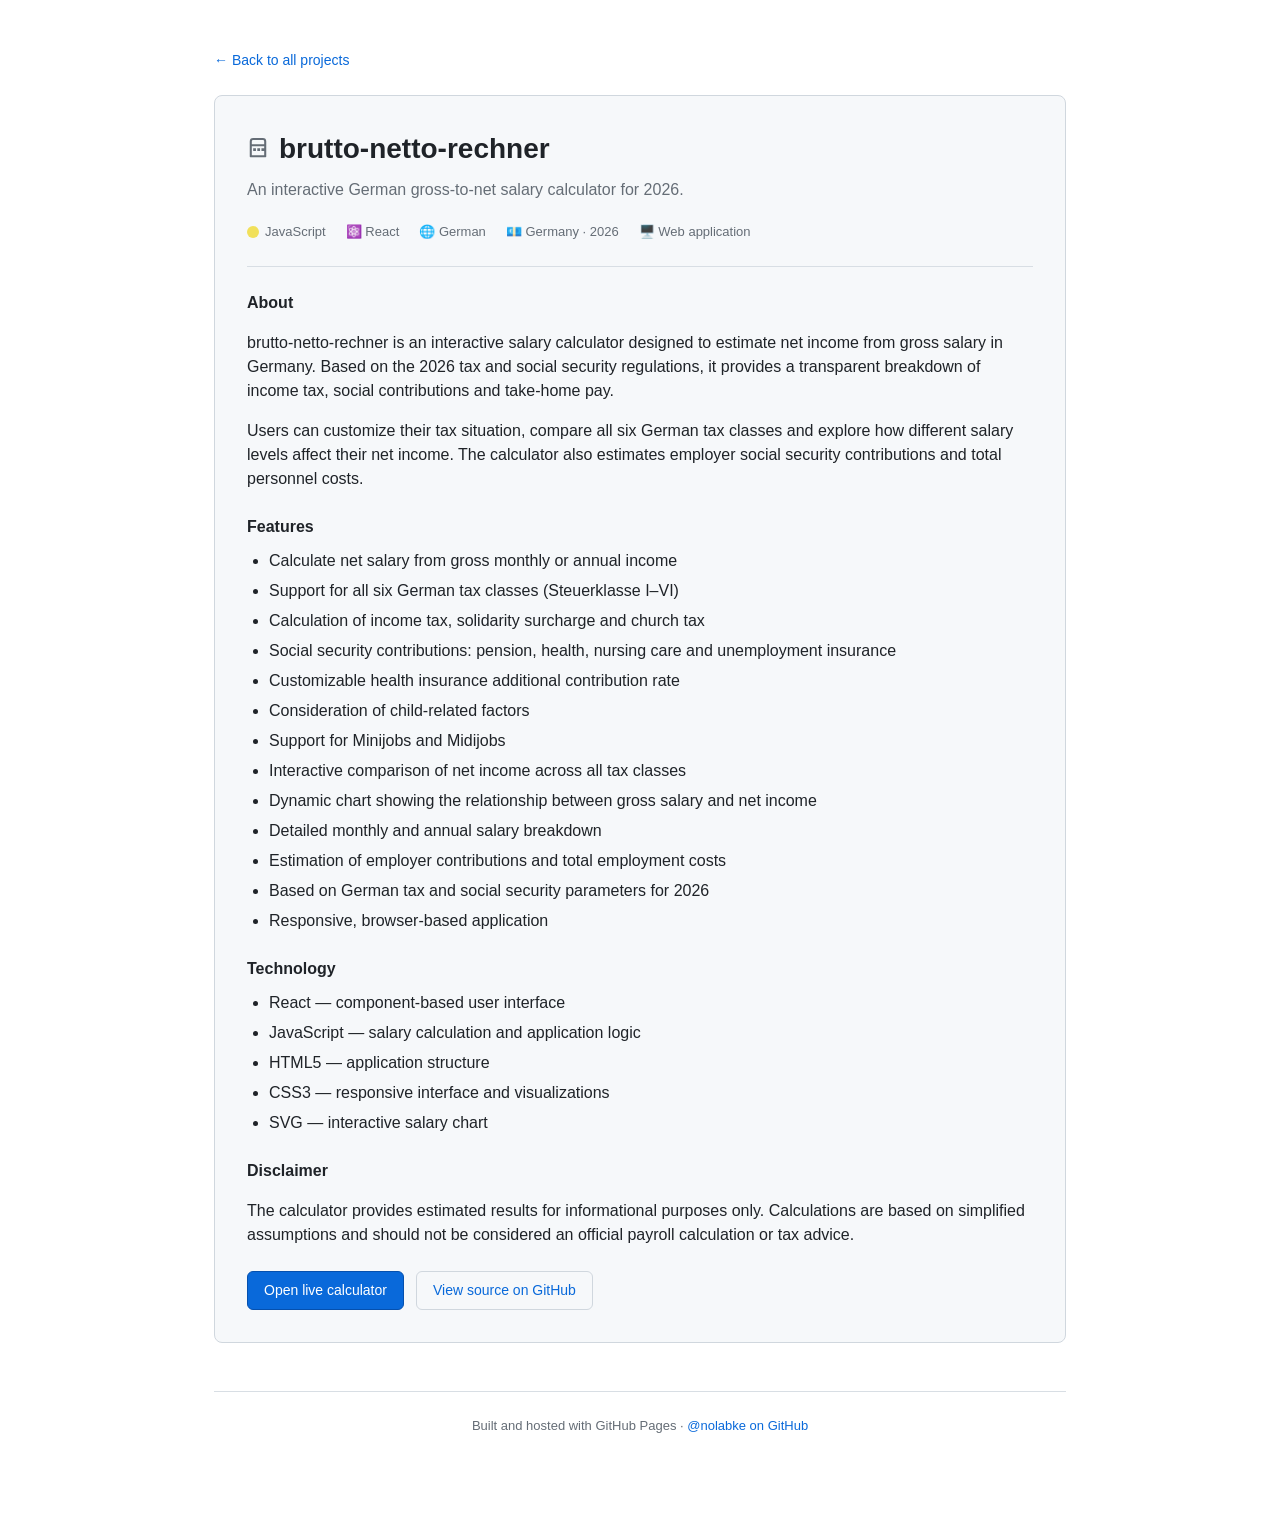
<file: projects/brutto-netto-rechner.html>
<!DOCTYPE html>
<html lang="en">
<head>
<meta charset="UTF-8">
<meta name="viewport" content="width=device-width, initial-scale=1.0">
<title>brutto-netto-rechner · nolabke</title>
<meta name="description" content="Brutto-Netto-Rechner — an interactive German gross-to-net salary calculator for 2026 by nolabke.">
<link rel="stylesheet" href="../styles.css">
</head>
<body>
  <div class="wrap">

    <a class="back-link" href="../index.html">← Back to all projects</a>

    <article class="project">
      <h1>
        <svg height="22" viewBox="0 0 16 16" width="22" aria-hidden="true">
          <path d="M2 2.5A2.5 2.5 0 0 1 4.5 0h7A2.5 2.5 0 0 1 14 2.5v11a.5.5 0 0 1-.5.5h-11a.5.5 0 0 1-.5-.5Zm2.5-1A1 1 0 0 0 3.5 2.5v10h9v-10a1 1 0 0 0-1-1Zm-1 3h9v1.5h-9Zm1 3h2v2h-2Zm3 0h2v2h-2Zm3 0h2v2h-2Z"/>
        </svg>
        brutto-netto-rechner
      </h1>

      <p class="tagline">An interactive German gross-to-net salary calculator for 2026.</p>

      <div class="facts">
        <span><span class="lang-dot" style="background:#f1e05a;"></span>JavaScript</span>
        <span>⚛️ React</span>
        <span>🌐 German</span>
        <span>💶 Germany · 2026</span>
        <span>🖥️ Web application</span>
      </div>

      <h2>About</h2>
      <p>
        brutto-netto-rechner is an interactive salary calculator designed
        to estimate net income from gross salary in Germany.
        Based on the 2026 tax and social security regulations,
        it provides a transparent breakdown of income tax,
        social contributions and take-home pay.
      </p>

      <p>
        Users can customize their tax situation, compare all six
        German tax classes and explore how different salary levels
        affect their net income. The calculator also estimates
        employer social security contributions and total personnel costs.
      </p>

      <h2>Features</h2>
      <ul>
        <li>Calculate net salary from gross monthly or annual income</li>
        <li>Support for all six German tax classes (Steuerklasse I–VI)</li>
        <li>Calculation of income tax, solidarity surcharge and church tax</li>
        <li>Social security contributions: pension, health, nursing care and unemployment insurance</li>
        <li>Customizable health insurance additional contribution rate</li>
        <li>Consideration of child-related factors</li>
        <li>Support for Minijobs and Midijobs</li>
        <li>Interactive comparison of net income across all tax classes</li>
        <li>Dynamic chart showing the relationship between gross salary and net income</li>
        <li>Detailed monthly and annual salary breakdown</li>
        <li>Estimation of employer contributions and total employment costs</li>
        <li>Based on German tax and social security parameters for 2026</li>
        <li>Responsive, browser-based application</li>
      </ul>

      <h2>Technology</h2>
      <ul>
        <li>React — component-based user interface</li>
        <li>JavaScript — salary calculation and application logic</li>
        <li>HTML5 — application structure</li>
        <li>CSS3 — responsive interface and visualizations</li>
        <li>SVG — interactive salary chart</li>
      </ul>

      <h2>Disclaimer</h2>
      <p>
        The calculator provides estimated results for informational
        purposes only. Calculations are based on simplified assumptions
        and should not be considered an official payroll calculation
        or tax advice.
      </p>

      <div class="cta">
        <a class="btn primary"
           href="https://nolabke.github.io/brutto-netto-rechner/"
           target="_blank"
           rel="noopener">Open live calculator</a>

        <a class="btn"
           href="https://github.com/nolabke/brutto-netto-rechner"
           target="_blank"
           rel="noopener">View source on GitHub</a>
      </div>
    </article>

    <footer>
      Built and hosted with GitHub Pages ·
      <a href="https://github.com/nolabke" target="_blank" rel="noopener">@nolabke on GitHub</a>
    </footer>

  </div>
</body>
</html>
</file>
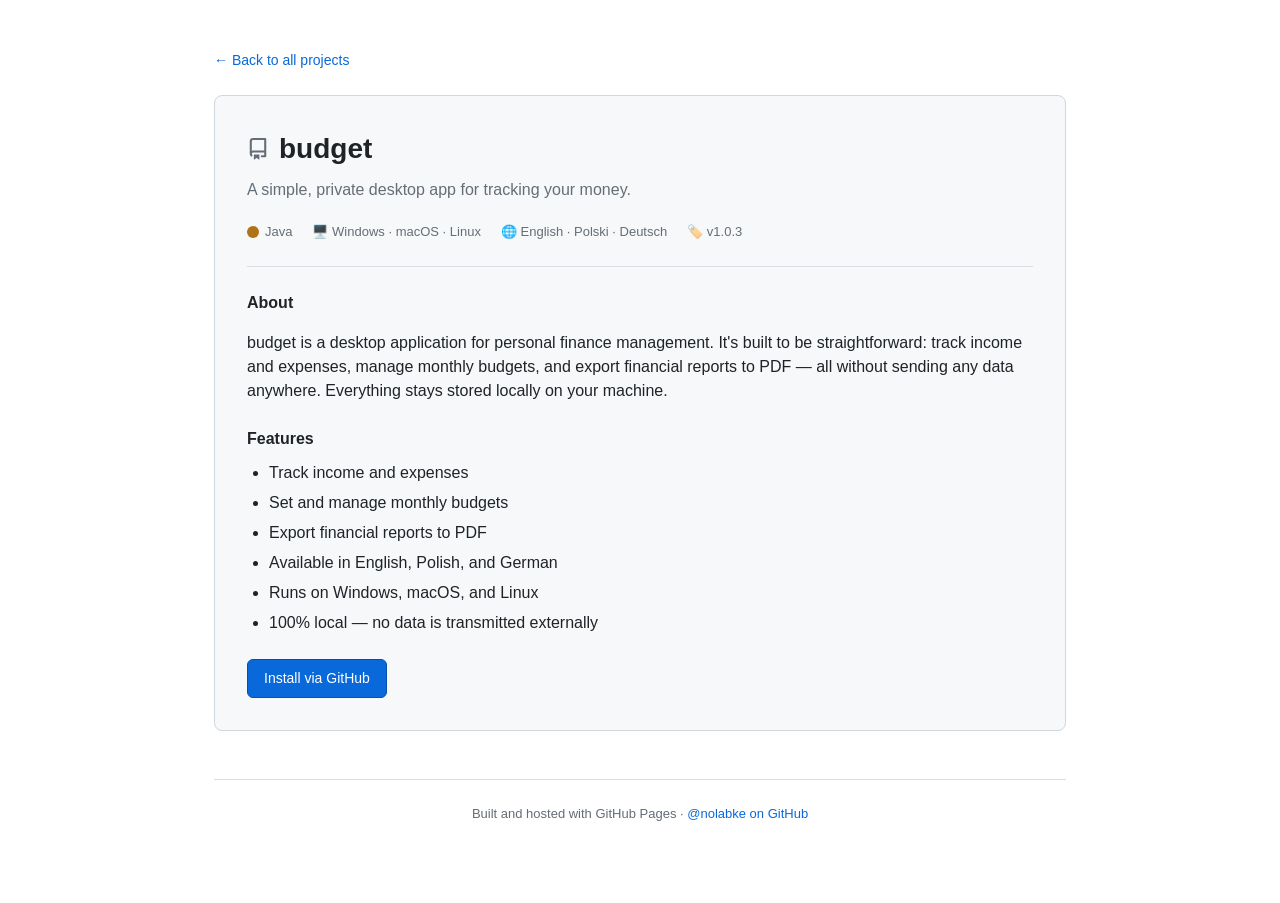
<file: projects/budget.html>
<!DOCTYPE html>
<html lang="en">
<head>
<meta charset="UTF-8">
<meta name="viewport" content="width=device-width, initial-scale=1.0">
<title>budget · nolabke</title>
<meta name="description" content="budget — a desktop personal finance manager by nolabke">
<link rel="stylesheet" href="../styles.css">
</head>
<body>
  <div class="wrap">

    <a class="back-link" href="../index.html">← Back to all projects</a>

    <article class="project">
      <h1>
        <svg height="22" viewBox="0 0 16 16" width="22" aria-hidden="true"><path d="M2 2.5A2.5 2.5 0 0 1 4.5 0h8.75a.75.75 0 0 1 .75.75v12.5a.75.75 0 0 1-.75.75h-2.5a.75.75 0 0 1 0-1.5h1.75v-2h-8a1 1 0 0 0-.714 1.7.75.75 0 1 1-1.072 1.05A2.495 2.495 0 0 1 2 11.5Zm10.5-1h-8a1 1 0 0 0-1 1v6.708A2.486 2.486 0 0 1 4.5 9h8ZM5 12.25a.25.25 0 0 1 .25-.25h3.5a.25.25 0 0 1 .25.25v3.25a.25.25 0 0 1-.4.2l-1.45-1.087a.249.249 0 0 0-.3 0L5.4 15.7a.25.25 0 0 1-.4-.2Z"></path></svg>
        budget
      </h1>
      <p class="tagline">A simple, private desktop app for tracking your money.</p>

      <div class="facts">
        <span><span class="lang-dot" style="background:#b07219;"></span>Java</span>
        <span>🖥️ Windows · macOS · Linux</span>
        <span>🌐 English · Polski · Deutsch</span>
        <span>🏷️ v1.0.3</span>
      </div>

      <h2>About</h2>
      <p>budget is a desktop application for personal finance management. It's built to be straightforward: track income and expenses, manage monthly budgets, and export financial reports to PDF — all without sending any data anywhere. Everything stays stored locally on your machine.</p>

      <h2>Features</h2>
      <ul>
        <li>Track income and expenses</li>
        <li>Set and manage monthly budgets</li>
        <li>Export financial reports to PDF</li>
        <li>Available in English, Polish, and German</li>
        <li>Runs on Windows, macOS, and Linux</li>
        <li>100% local — no data is transmitted externally</li>
      </ul>

      <div class="cta">
        <a class="btn primary" href="https://github.com/nolabke/budget" target="_blank" rel="noopener">Install via GitHub</a>
      </div>
    </article>

    <footer>
      Built and hosted with GitHub Pages · <a href="https://github.com/nolabke" target="_blank" rel="noopener">@nolabke on GitHub</a>
    </footer>

  </div>
</body>
</html>
</file>
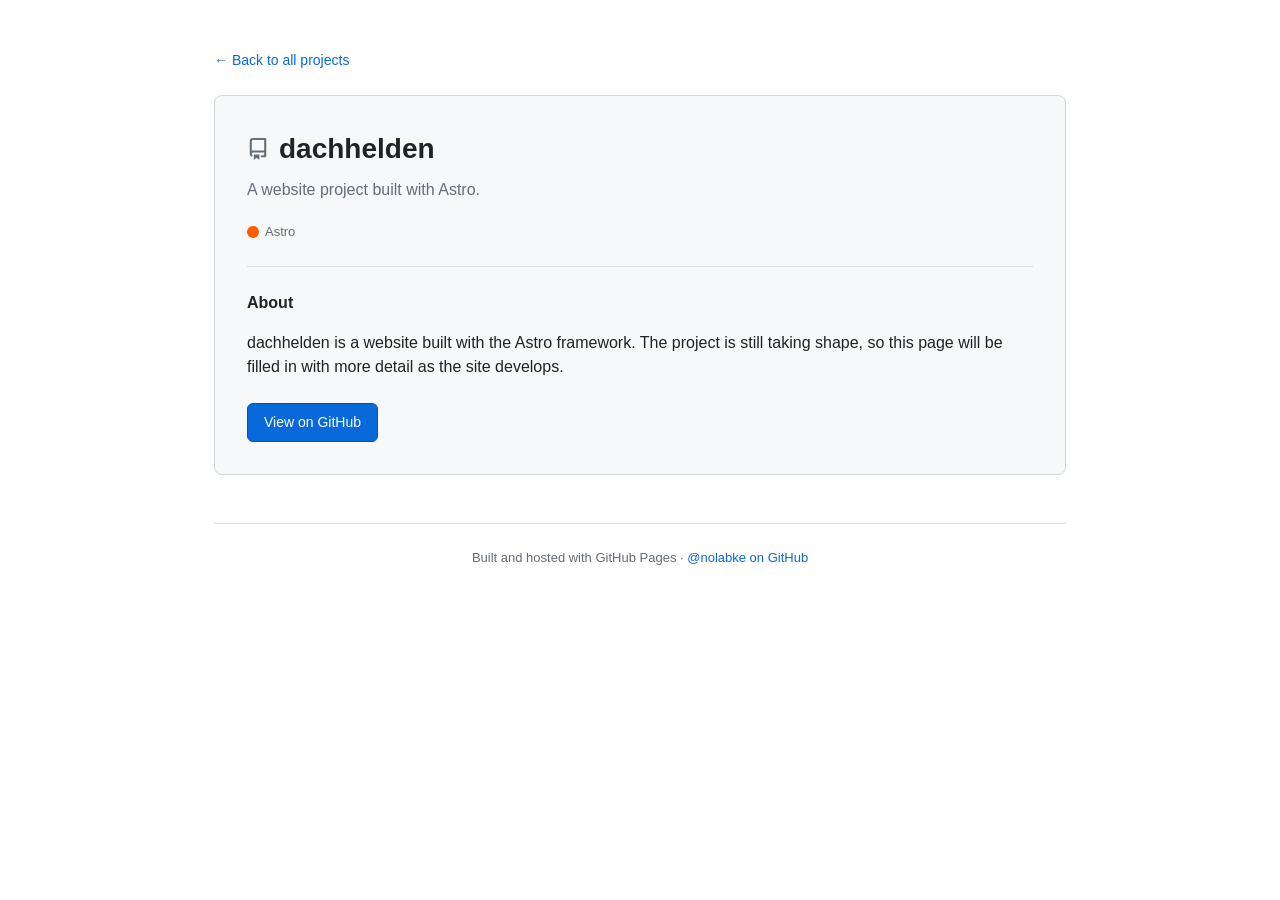
<file: projects/dachhelden.html>
<!DOCTYPE html>
<html lang="en">
<head>
<meta charset="UTF-8">
<meta name="viewport" content="width=device-width, initial-scale=1.0">
<title>dachhelden · nolabke</title>
<meta name="description" content="dachhelden — an Astro website project by nolabke">
<link rel="stylesheet" href="../styles.css">
</head>
<body>
  <div class="wrap">

    <a class="back-link" href="../index.html">← Back to all projects</a>

    <article class="project">
      <h1>
        <svg height="22" viewBox="0 0 16 16" width="22" aria-hidden="true"><path d="M2 2.5A2.5 2.5 0 0 1 4.5 0h8.75a.75.75 0 0 1 .75.75v12.5a.75.75 0 0 1-.75.75h-2.5a.75.75 0 0 1 0-1.5h1.75v-2h-8a1 1 0 0 0-.714 1.7.75.75 0 1 1-1.072 1.05A2.495 2.495 0 0 1 2 11.5Zm10.5-1h-8a1 1 0 0 0-1 1v6.708A2.486 2.486 0 0 1 4.5 9h8ZM5 12.25a.25.25 0 0 1 .25-.25h3.5a.25.25 0 0 1 .25.25v3.25a.25.25 0 0 1-.4.2l-1.45-1.087a.249.249 0 0 0-.3 0L5.4 15.7a.25.25 0 0 1-.4-.2Z"></path></svg>
        dachhelden
      </h1>
      <p class="tagline">A website project built with Astro.</p>

      <div class="facts">
        <span><span class="lang-dot" style="background:#ff5d01;"></span>Astro</span>
      </div>

      <h2>About</h2>
      <p>dachhelden is a website built with the Astro framework. The project is still taking shape, so this page will be filled in with more detail as the site develops.</p>

      <div class="cta">
        <a class="btn primary" href="https://nolabke.github.io/dachhelden" target="_blank" rel="noopener">View on GitHub</a>
      </div>
    </article>

    <footer>
      Built and hosted with GitHub Pages · <a href="https://github.com/nolabke" target="_blank" rel="noopener">@nolabke on GitHub</a>
    </footer>

  </div>
</body>
</html>
</file>
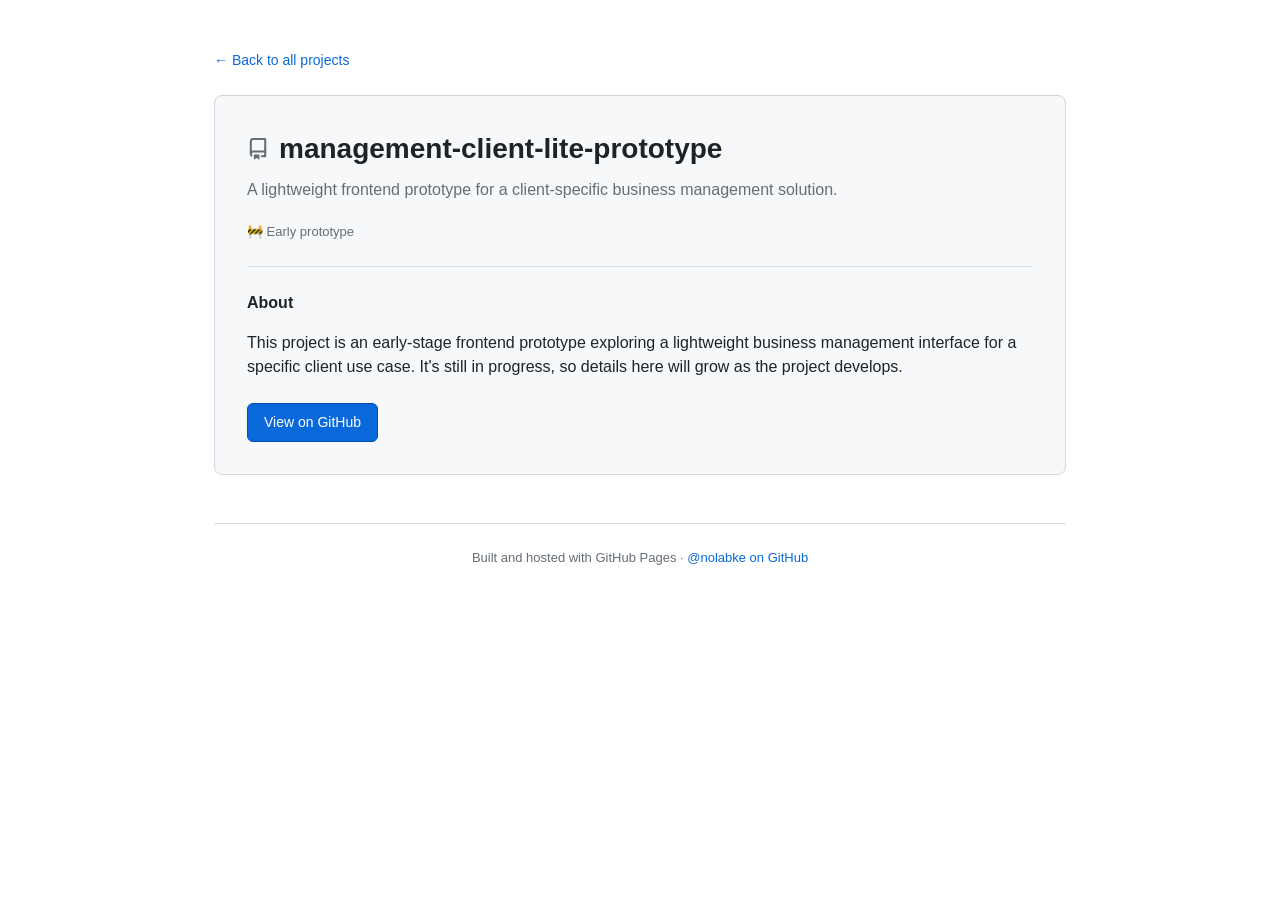
<file: projects/management-client-lite-prototype.html>
<!DOCTYPE html>
<html lang="en">
<head>
<meta charset="UTF-8">
<meta name="viewport" content="width=device-width, initial-scale=1.0">
<title>management-client-lite-prototype · nolabke</title>
<meta name="description" content="A lightweight frontend prototype for a client-specific business management solution, by nolabke">
<link rel="stylesheet" href="../styles.css">
</head>
<body>
  <div class="wrap">

    <a class="back-link" href="../index.html">← Back to all projects</a>

    <article class="project">
      <h1>
        <svg height="22" viewBox="0 0 16 16" width="22" aria-hidden="true"><path d="M2 2.5A2.5 2.5 0 0 1 4.5 0h8.75a.75.75 0 0 1 .75.75v12.5a.75.75 0 0 1-.75.75h-2.5a.75.75 0 0 1 0-1.5h1.75v-2h-8a1 1 0 0 0-.714 1.7.75.75 0 1 1-1.072 1.05A2.495 2.495 0 0 1 2 11.5Zm10.5-1h-8a1 1 0 0 0-1 1v6.708A2.486 2.486 0 0 1 4.5 9h8ZM5 12.25a.25.25 0 0 1 .25-.25h3.5a.25.25 0 0 1 .25.25v3.25a.25.25 0 0 1-.4.2l-1.45-1.087a.249.249 0 0 0-.3 0L5.4 15.7a.25.25 0 0 1-.4-.2Z"></path></svg>
        management-client-lite-prototype
      </h1>
      <p class="tagline">A lightweight frontend prototype for a client-specific business management solution.</p>

      <div class="facts">
        <span>🚧 Early prototype</span>
      </div>

      <h2>About</h2>
      <p>This project is an early-stage frontend prototype exploring a lightweight business management interface for a specific client use case. It's still in progress, so details here will grow as the project develops.</p>

      <div class="cta">
        <a class="btn primary" href="https://github.com/nolabke/management-client-lite-prototype" target="_blank" rel="noopener">View on GitHub</a>
      </div>
    </article>

    <footer>
      Built and hosted with GitHub Pages · <a href="https://github.com/nolabke" target="_blank" rel="noopener">@nolabke on GitHub</a>
    </footer>

  </div>
</body>
</html>
</file>
<file: styles.css>
:root{
  --bg:#ffffff;
  --bg-elevated:#f6f8fa;
  --border:#d0d7de;
  --border-muted:#d8dee4;
  --fg:#1f2328;
  --fg-muted:#656d76;
  --accent:#0969da;
  --accent-emphasis:#0550ae;
  --success:#1a7f37;
  --font: -apple-system, BlinkMacSystemFont, "Segoe UI", Helvetica, Arial, sans-serif, "Apple Color Emoji", "Segoe UI Emoji";
  --font-mono: ui-monospace, SFMono-Regular, "SF Mono", Menlo, Consolas, monospace;
}
*{box-sizing:border-box;}
body{
  margin:0;
  background:var(--bg);
  color:var(--fg);
  font-family:var(--font);
  line-height:1.5;
}
a{color:var(--accent); text-decoration:none;}
a:hover{text-decoration:underline;}

.wrap{
  max-width:900px;
  margin:0 auto;
  padding:48px 24px 80px;
}

/* header / profile */
header.profile{
  display:flex;
  align-items:center;
  gap:20px;
  padding-bottom:32px;
  margin-bottom:32px;
  border-bottom:1px solid var(--border-muted);
}
header.profile img{
  width:88px;
  height:88px;
  border-radius:50%;
  border:1px solid var(--border);
}
header.profile h1{
  margin:0 0 4px;
  font-size:26px;
  font-weight:600;
}
header.profile .username{
  color:var(--fg-muted);
  font-weight:400;
  font-size:20px;
}
header.profile .bio{
  margin:2px 0 8px;
  color:var(--fg-muted);
  max-width:520px;
}
header.profile .meta{
  display:flex;
  flex-wrap:wrap;
  gap:16px;
  font-size:14px;
  color:var(--fg-muted);
}
header.profile .meta span{
  display:inline-flex;
  align-items:center;
  gap:6px;
}

/* section title */
h2.section-title{
  font-size:16px;
  font-weight:600;
  padding-bottom:8px;
  margin:0 0 16px;
  border-bottom:1px solid var(--border-muted);
}

/* repo cards */
.repos{
  display:flex;
  flex-direction:column;
  gap:16px;
}
.repo-card{
  border:1px solid var(--border);
  border-radius:8px;
  padding:20px;
  background:var(--bg-elevated);
  transition:border-color .15s ease, box-shadow .15s ease;
}
.repo-card:hover{
  border-color:#8b949e;
  box-shadow:0 1px 3px rgba(31,35,40,0.08);
}
a.repo-card, a.repo-card:hover{
  color:inherit;
  text-decoration:none;
}
.repo-card .repo-head{
  display:flex;
  align-items:center;
  justify-content:space-between;
  flex-wrap:wrap;
  gap:8px;
  margin-bottom:8px;
}
.repo-card .repo-name{
  font-size:18px;
  font-weight:600;
  color:var(--accent);
  display:flex;
  align-items:center;
  gap:8px;
}
.repo-card .repo-name svg{
  fill:var(--fg-muted);
  flex-shrink:0;
}
.repo-card .visibility{
  font-size:12px;
  color:var(--fg-muted);
  border:1px solid var(--border);
  border-radius:999px;
  padding:1px 8px;
  font-weight:500;
}
.repo-card p.desc{
  margin:0 0 14px;
  color:var(--fg-muted);
  font-size:14px;
}
.repo-card .repo-footer{
  display:flex;
  align-items:center;
  gap:18px;
  font-size:12px;
  color:var(--fg-muted);
}
.repo-card .lang{
  display:inline-flex;
  align-items:center;
  gap:6px;
}
.lang-dot{
  width:12px;
  height:12px;
  border-radius:50%;
  display:inline-block;
}
.repo-card .status{
  font-style:italic;
}
.repo-card a.view-link{
  margin-left:auto;
  font-weight:500;
}

/* project detail pages */
.back-link{
  display:inline-block;
  margin-bottom:24px;
  font-size:14px;
}
article.project{
  border:1px solid var(--border);
  border-radius:8px;
  padding:32px;
  background:var(--bg-elevated);
}
article.project h1{
  margin:0 0 8px;
  font-size:28px;
  display:flex;
  align-items:center;
  gap:10px;
}
article.project h1 svg{
  fill:var(--fg-muted);
}
article.project .tagline{
  color:var(--fg-muted);
  margin:0 0 20px;
  font-size:16px;
}
article.project .facts{
  display:flex;
  flex-wrap:wrap;
  gap:20px;
  margin-bottom:24px;
  padding-bottom:24px;
  border-bottom:1px solid var(--border-muted);
  font-size:13px;
  color:var(--fg-muted);
}
article.project .facts span{
  display:inline-flex;
  align-items:center;
  gap:6px;
}
article.project h2{
  font-size:16px;
  margin:24px 0 10px;
}
article.project ul{
  margin:0 0 16px;
  padding-left:22px;
}
article.project li{
  margin-bottom:6px;
}
article.project .cta{
  margin-top:24px;
  display:flex;
  gap:12px;
  flex-wrap:wrap;
}
.btn{
  display:inline-block;
  padding:8px 16px;
  border-radius:6px;
  font-size:14px;
  font-weight:500;
  border:1px solid var(--border);
}
.btn.primary{
  background:var(--accent);
  color:#fff;
  border-color:var(--accent-emphasis);
}
.btn.primary:hover{
  background:var(--accent-emphasis);
  text-decoration:none;
}
.btn.secondary{
  background:var(--bg);
  color:var(--fg);
}
.btn.secondary:hover{
  background:var(--bg-elevated);
  text-decoration:none;
}

footer{
  margin-top:48px;
  padding-top:24px;
  border-top:1px solid var(--border-muted);
  color:var(--fg-muted);
  font-size:13px;
  text-align:center;
}

@media (max-width:520px){
  header.profile{flex-direction:column; text-align:center;}
  header.profile .meta{justify-content:center;}
  .repo-card .repo-footer{flex-wrap:wrap;}
  .repo-card a.view-link{margin-left:0;}
  article.project{padding:20px;}
}
</file>
